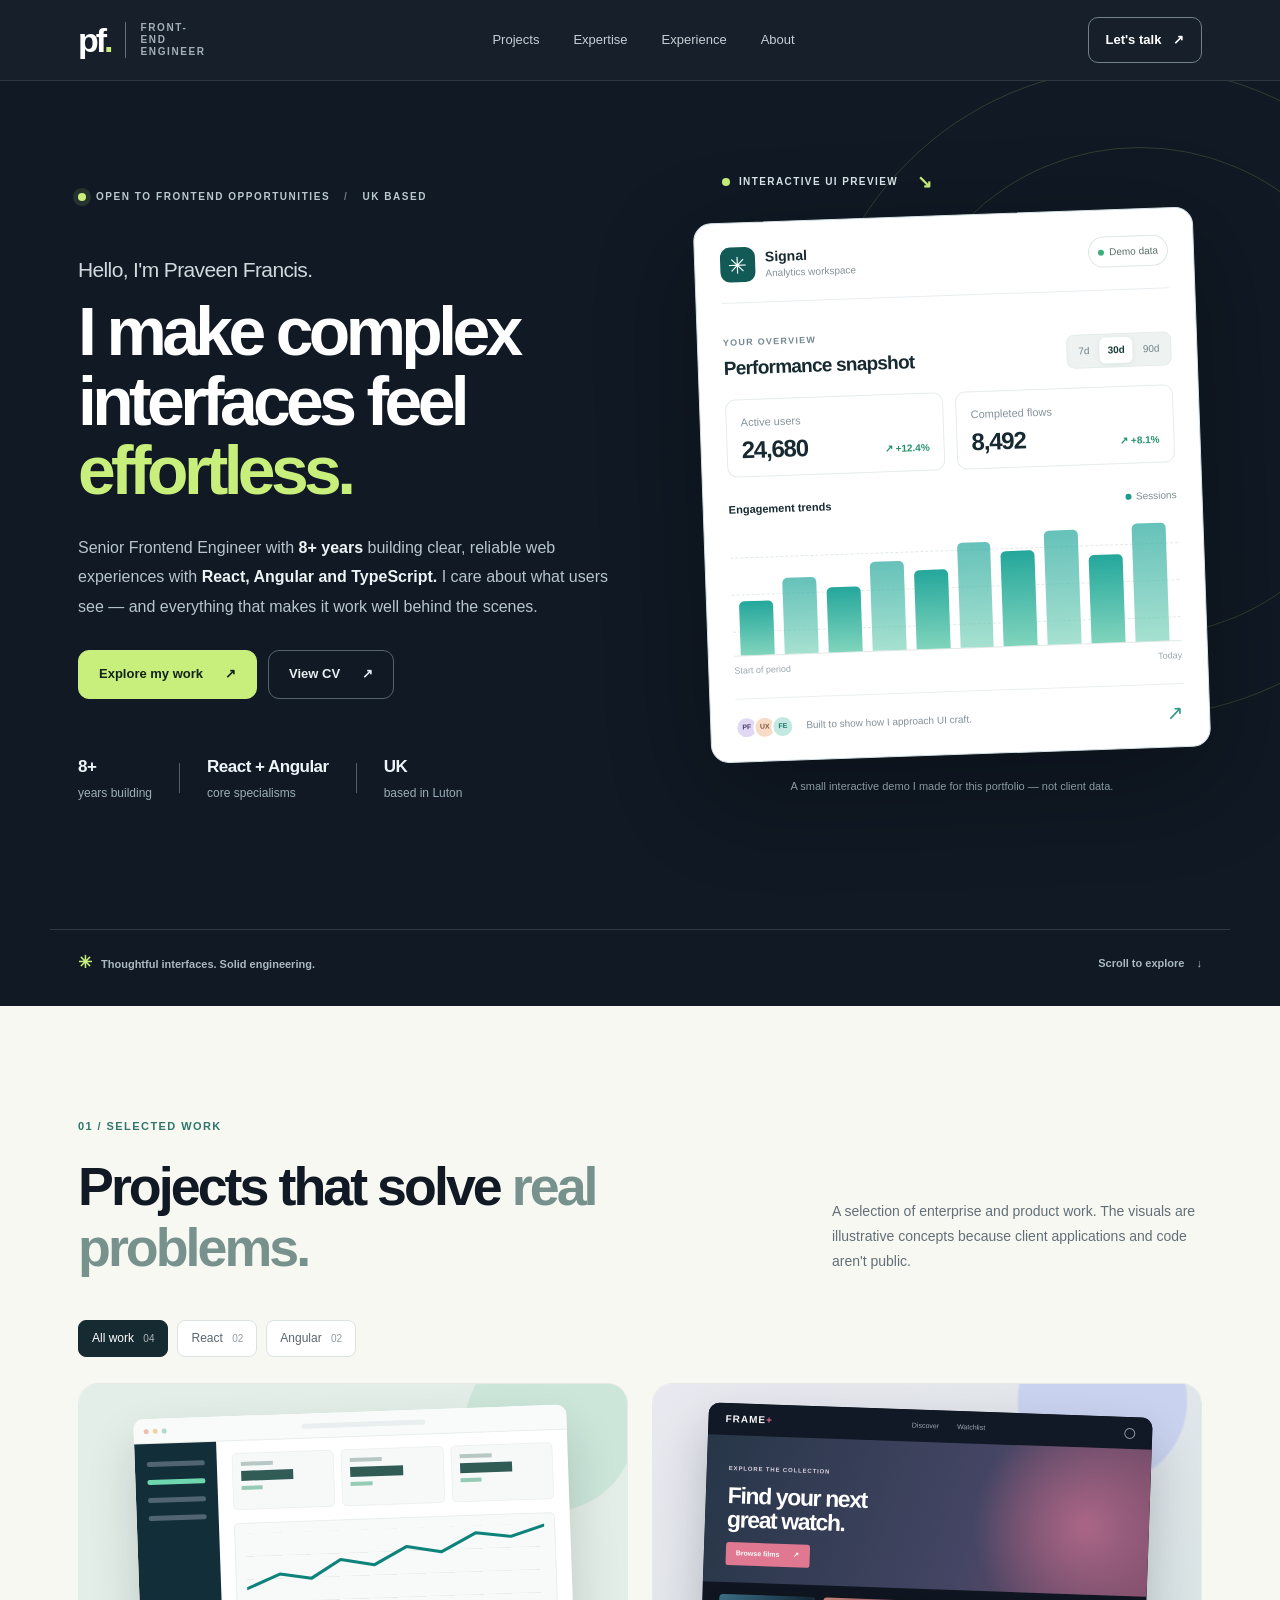
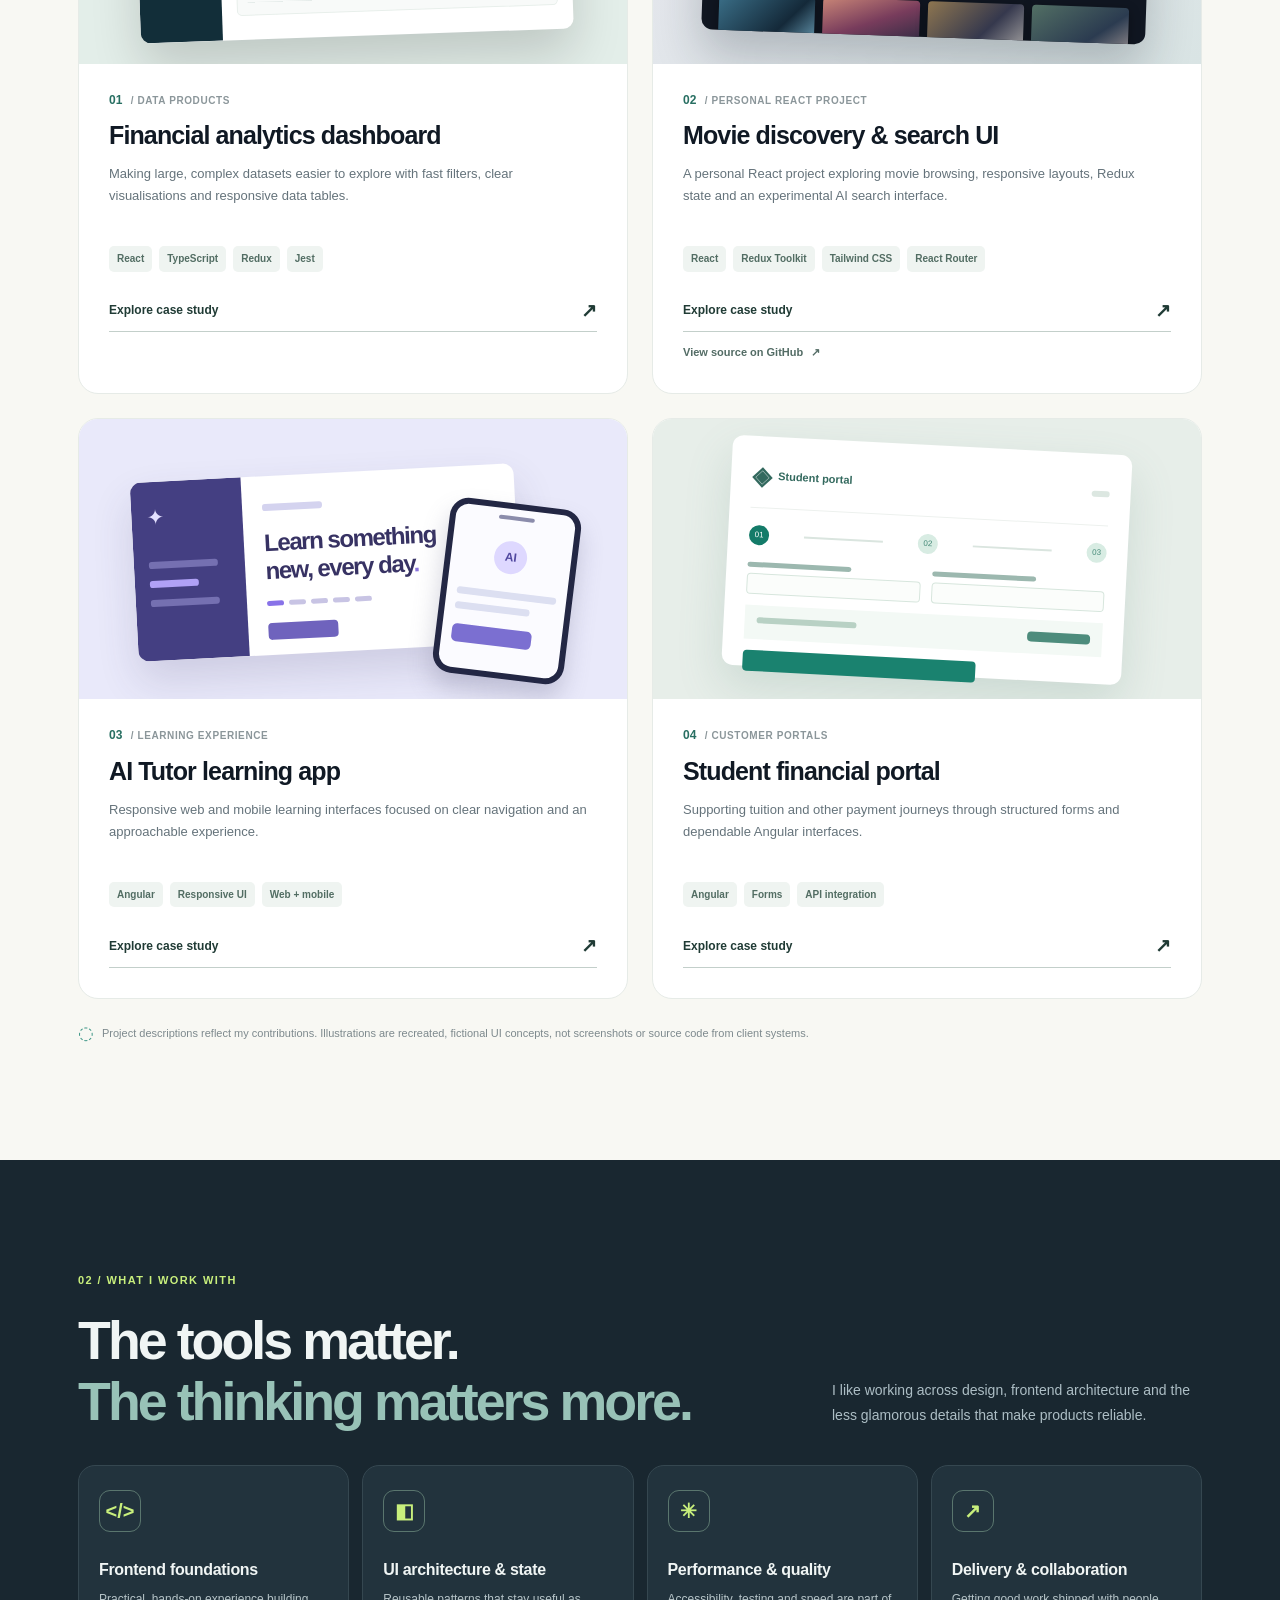
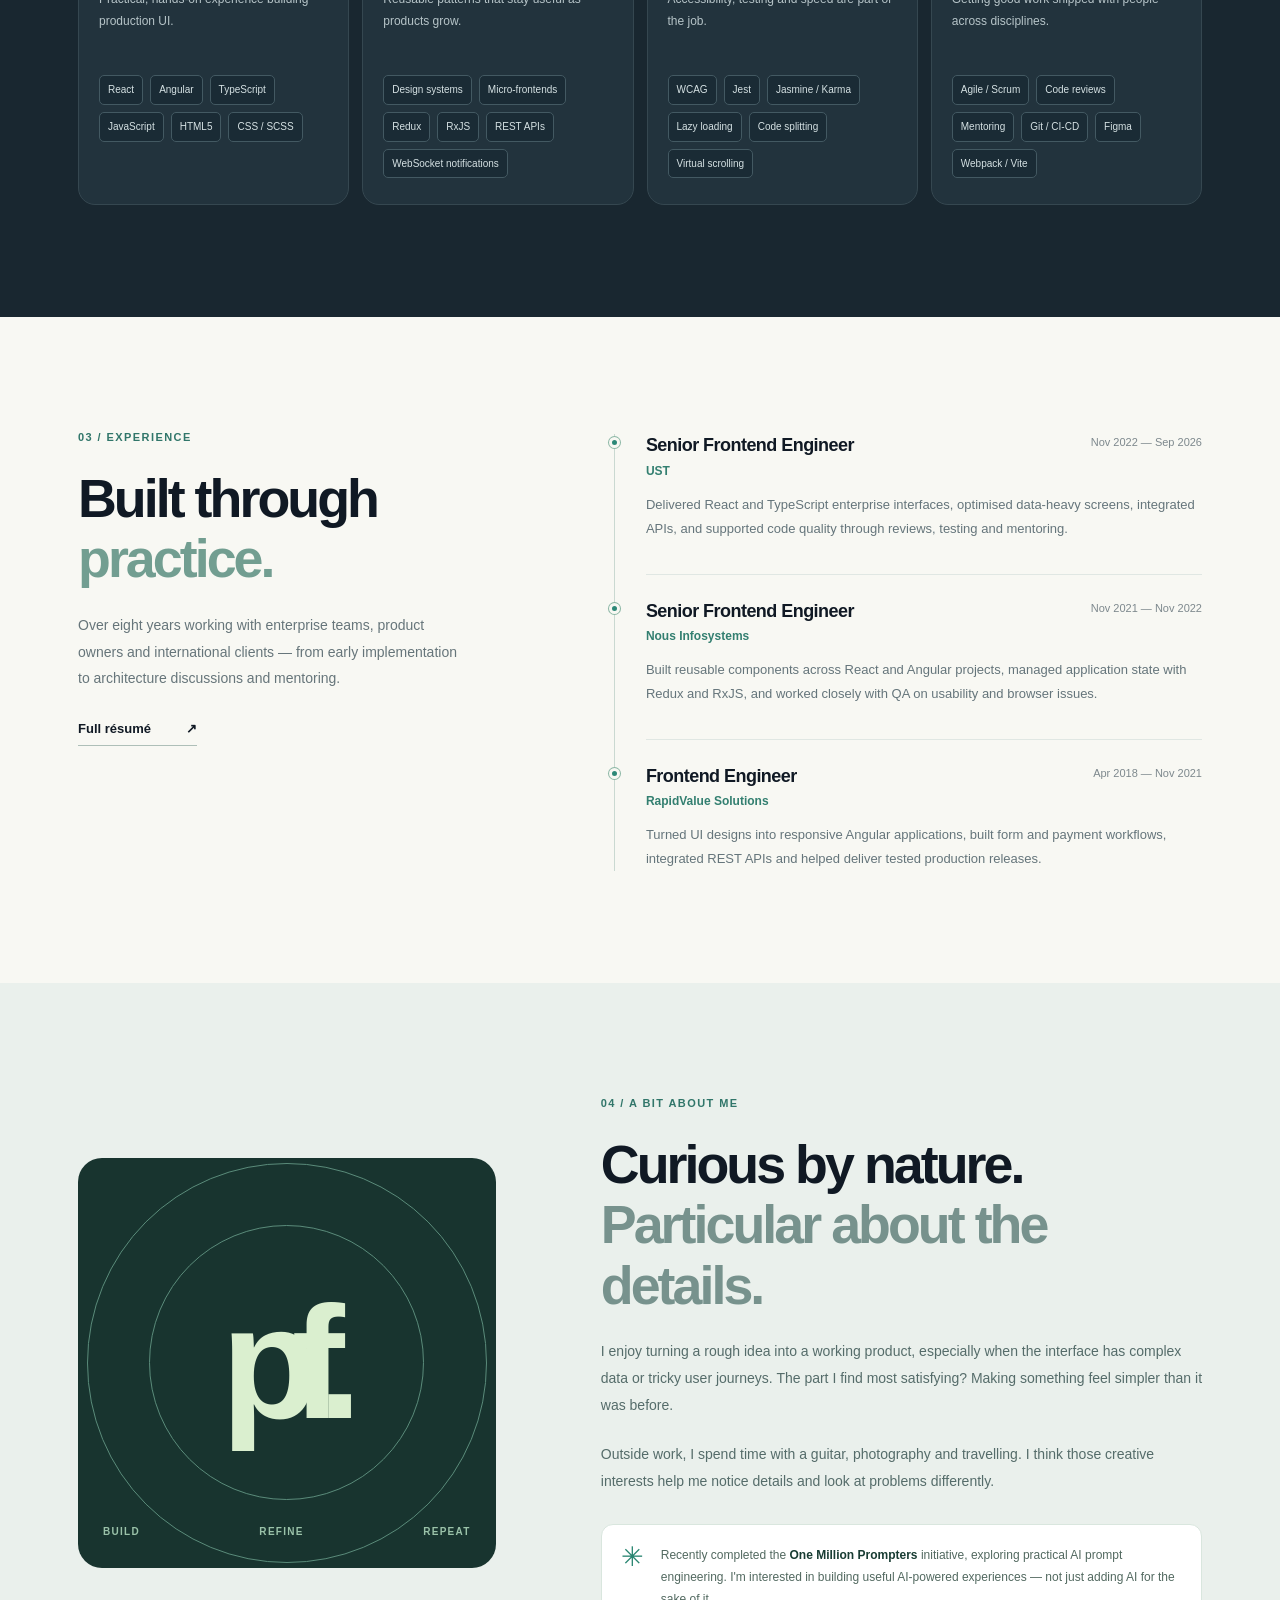
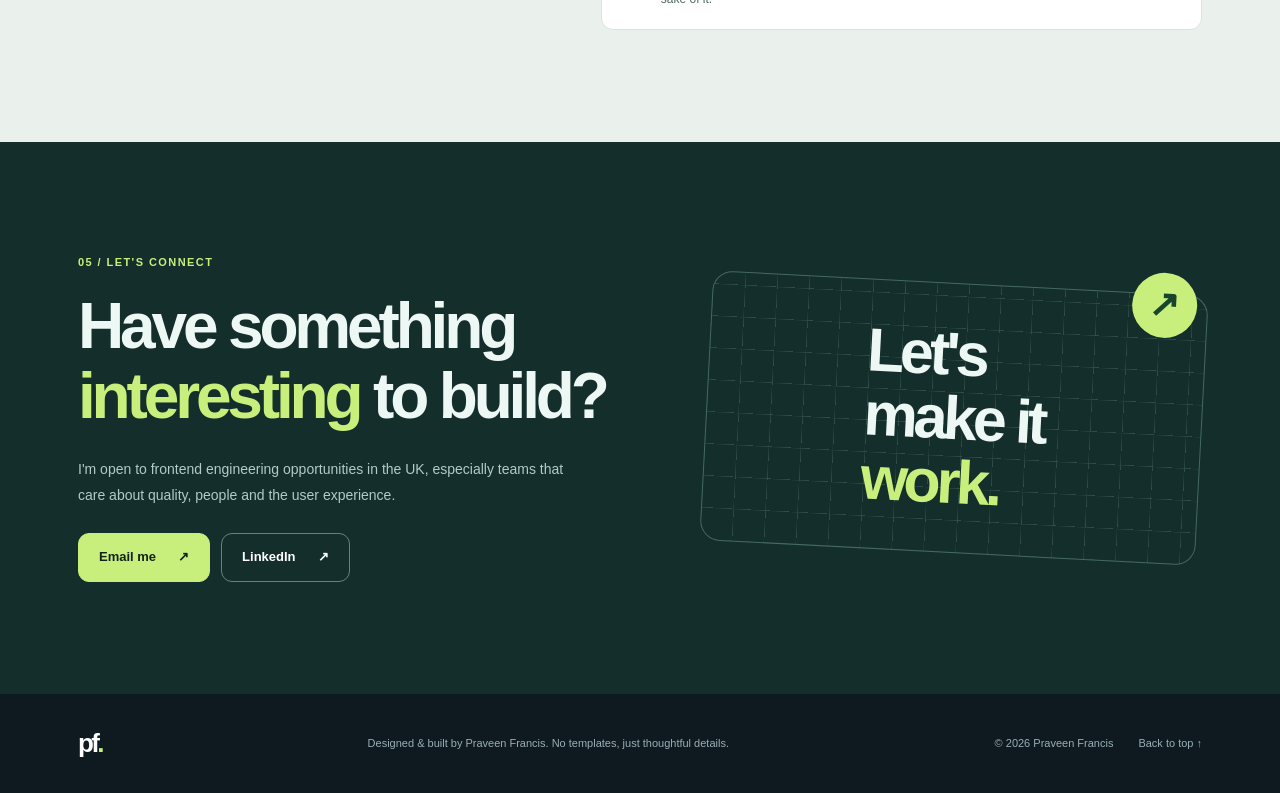
<file: index.html>
<!doctype html>
<html lang="en">
<head>
  <meta charset="utf-8">
  <meta name="viewport" content="width=device-width, initial-scale=1">
  <meta name="theme-color" content="#101924">
  <meta name="description" content="Praveen Francis is a UK-based Senior Frontend Engineer with 8+ years of experience building accessible, high-performance web applications with React, Angular and TypeScript.">
  <meta name="author" content="Praveen Francis">
  <meta property="og:type" content="website">
  <meta property="og:title" content="Praveen Francis — Senior Frontend Engineer">
  <meta property="og:description" content="Thoughtful interfaces. Solid engineering. Selected work, experience and frontend experiments.">
  <meta property="og:image" content="assets/og-image.svg">
  <meta name="color-scheme" content="light">
  <title>Praveen Francis · Senior Frontend Engineer</title>
  <link rel="icon" type="image/svg+xml" href="assets/favicon.svg">
  <link rel="stylesheet" href="assets/styles.css">
  <script defer src="assets/app.js"></script>
</head>
<body>
  <a class="skip-link" href="#main">Skip to content</a>
  <header class="site-header" id="top">
    <div class="container header-inner">
      <a class="brand" href="#top" aria-label="Praveen Francis, back to top"><span class="brand-mark">pf<span class="brand-dot">.</span></span><span class="brand-caption">front-end engineer</span></a>
      <nav class="main-nav" id="main-nav" aria-label="Main navigation">
        <a href="#work">Projects</a><a href="#expertise">Expertise</a><a href="#experience">Experience</a><a href="#about">About</a>
      </nav>
      <div class="header-actions"><a class="header-contact" href="mailto:praveenfrancis555@gmail.com">Let's talk <span aria-hidden="true">↗</span></a><button class="menu-button" id="menu-button" aria-expanded="false" aria-controls="main-nav" aria-label="Open navigation"><span></span><span></span><span></span></button></div>
    </div>
  </header>
  <main id="main">
    <section class="hero section-hero" aria-labelledby="hero-title">
      <div class="hero-grid container">
        <div class="hero-copy">
          <div class="eyebrow"><span class="availability-dot" aria-hidden="true"></span> OPEN TO FRONTEND OPPORTUNITIES <span class="eyebrow-divider">/</span> UK BASED</div>
          <p class="hero-intro">Hello, I'm Praveen Francis.</p>
          <h1 id="hero-title">I make complex interfaces feel <em>effortless.</em></h1>
          <p class="hero-lead">Senior Frontend Engineer with <strong>8+ years</strong> building clear, reliable web experiences with <strong>React, Angular and TypeScript.</strong> I care about what users see — and everything that makes it work well behind the scenes.</p>
          <div class="hero-buttons"><a href="#work" class="button button-primary">Explore my work <span aria-hidden="true">↗</span></a><a href="resume.html" class="button button-secondary">View CV <span aria-hidden="true">↗</span></a></div>
          <div class="hero-facts" aria-label="Quick facts"><div><strong>8+</strong><span>years building</span></div><span class="fact-separator" aria-hidden="true"></span><div><strong>React + Angular</strong><span>core specialisms</span></div><span class="fact-separator" aria-hidden="true"></span><div><strong>UK</strong><span>based in Luton</span></div></div>
        </div>
        <div class="hero-visual">
          <div class="decoration-orbit orbit-one" aria-hidden="true"></div><div class="decoration-orbit orbit-two" aria-hidden="true"></div>
          <div class="preview-top-tag"><span class="preview-pulse"></span> INTERACTIVE UI PREVIEW <span aria-hidden="true">↘</span></div>
          <div class="dashboard-card" aria-label="Interactive analytics dashboard demonstration using fictional sample data">
            <div class="dashboard-toolbar"><div class="dashboard-app"><span class="dashboard-app-icon" aria-hidden="true">✳</span><div><strong>Signal</strong><span>Analytics workspace</span></div></div><span class="dashboard-live"><span></span> Demo data</span></div>
            <div class="dashboard-title-row"><div><span class="dashboard-overline">YOUR OVERVIEW</span><h2>Performance snapshot</h2></div><div class="dashboard-period" role="group" aria-label="Demo data range"><button data-range="7" aria-pressed="false">7d</button><button data-range="30" aria-pressed="true">30d</button><button data-range="90" aria-pressed="false">90d</button></div></div>
            <div class="dashboard-metrics"><div><span>Active users</span><strong id="metric-users">24,680</strong><small class="trend" id="metric-users-trend">↗ +12.4%</small></div><div><span>Completed flows</span><strong id="metric-flows">8,492</strong><small class="trend" id="metric-flows-trend">↗ +8.1%</small></div></div>
            <div class="chart-header"><span>Engagement trends</span><span class="chart-legend"><i></i> Sessions</span></div>
            <div class="demo-chart" id="demo-chart" role="img" aria-label="Sample engagement bar chart for 30 days"><div class="gridline one"></div><div class="gridline two"></div><div class="gridline three"></div><div class="chart-bars" id="chart-bars"><span style="--height:44%"></span><span style="--height:62%"></span><span style="--height:53%"></span><span style="--height:73%"></span><span style="--height:65%"></span><span style="--height:86%"></span><span style="--height:78%"></span><span style="--height:93%"></span><span style="--height:72%"></span><span style="--height:96%"></span></div></div>
            <div class="chart-axis"><span>Start of period</span><span>Today</span></div>
            <div class="dashboard-foot"><div class="demo-avatar-stack" aria-hidden="true"><span>PF</span><span>UX</span><span>FE</span></div><span>Built to show how I approach UI craft.</span><span class="demo-arrow" aria-hidden="true">↗</span></div>
          </div>
          <p class="preview-disclaimer">A small interactive demo I made for this portfolio — not client data.</p>
        </div>
      </div>
      <div class="hero-bottom-bar container"><span><span class="asterisk" aria-hidden="true">✳</span> Thoughtful interfaces. Solid engineering.</span><a href="#work">Scroll to explore <span aria-hidden="true">↓</span></a></div>
    </section>

    <section class="section work-section" id="work" aria-labelledby="work-title">
      <div class="container">
        <div class="section-heading"><div><p class="section-kicker">01 / SELECTED WORK</p><h2 id="work-title">Projects that solve <span>real problems.</span></h2></div><p>A selection of enterprise and product work. The visuals are illustrative concepts because client applications and code aren't public.</p></div>
        <div class="filter-row" role="group" aria-label="Filter projects by framework"><button class="filter-button is-active" data-filter="all" aria-pressed="true">All work <span>04</span></button><button class="filter-button" data-filter="react" aria-pressed="false">React <span>02</span></button><button class="filter-button" data-filter="angular" aria-pressed="false">Angular <span>02</span></button></div>
        <div class="project-grid">
          <article class="project-card" data-stack="react"><div class="project-visual visual-analytics" aria-hidden="true"><div class="mock-window"><div class="mock-header"><i></i><i></i><i></i><span class="mock-header-line"></span></div><div class="analytics-preview"><div class="mock-sidebar"><b></b><b></b><b></b><b></b></div><div class="mock-main"><div class="mock-stat-grid"><span><i></i><strong></strong><small></small></span><span><i></i><strong></strong><small></small></span><span><i></i><strong></strong><small></small></span></div><div class="mock-graph"><div class="mock-chart-polyline"><svg viewBox="0 0 420 120" preserveAspectRatio="none"><polyline points="0,93 47,70 91,79 133,49 180,60 226,31 275,42 324,12 373,20 420,3" fill="none" stroke="#0e837b" stroke-width="5" stroke-linecap="round" stroke-linejoin="round"/></svg></div></div></div></div></div></div><div class="project-body"><div class="project-number">01 <span>/ DATA PRODUCTS</span></div><h3>Financial analytics dashboard</h3><p>Making large, complex datasets easier to explore with fast filters, clear visualisations and responsive data tables.</p><div class="project-tags"><span>React</span><span>TypeScript</span><span>Redux</span><span>Jest</span></div><button class="case-study-link" data-project="analytics" aria-label="Read case study for financial analytics dashboard">Explore case study <span aria-hidden="true">↗</span></button></div></article>
          <article class="project-card" data-stack="react">
            <div class="project-visual visual-movies" aria-hidden="true">
              <div class="movie-shell">
                <div class="movie-nav"><span class="movie-brand">FRAME<span>+</span></span><span>Discover</span><span>Watchlist</span><i></i></div>
                <div class="movie-hero">
                  <span class="movie-eyebrow">EXPLORE THE COLLECTION</span>
                  <strong>Find your next<br>great watch.</strong>
                  <div class="movie-hero-button">Browse films <span>↗</span></div>
                </div>
                <div class="movie-posters"><div class="movie-poster one"></div><div class="movie-poster two"></div><div class="movie-poster three"></div><div class="movie-poster four"></div></div>
              </div>
            </div>
            <div class="project-body">
              <div class="project-number">02 <span>/ PERSONAL REACT PROJECT</span></div>
              <h3>Movie discovery &amp; search UI</h3>
              <p>A personal React project exploring movie browsing, responsive layouts, Redux state and an experimental AI search interface.</p>
              <div class="project-tags"><span>React</span><span>Redux Toolkit</span><span>Tailwind CSS</span><span>React Router</span></div>
              <button class="case-study-link" data-project="movie" aria-label="Read case study for movie discovery and search UI">Explore case study <span aria-hidden="true">↗</span></button>
              <a class="project-code-link" href="https://github.com/PraveenFrancis/netflix-gpt" target="_blank" rel="noopener noreferrer">View source on GitHub <span aria-hidden="true">↗</span></a>
            </div>
          </article>
          <article class="project-card" data-stack="angular"><div class="project-visual visual-tutor" aria-hidden="true"><div class="tutor-laptop"><div class="tutor-side"><div class="tutor-orb">✦</div><span></span><span></span><span></span></div><div class="tutor-content"><div class="tutor-label"></div><div class="tutor-question">Learn something<br>new, every day<span>.</span></div><div class="tutor-progress"><i></i><i></i><i></i><i></i><i></i></div><div class="tutor-cta"></div></div></div><div class="tutor-phone"><span></span><b>AI</b><i></i><i></i><div></div></div></div><div class="project-body"><div class="project-number">03 <span>/ LEARNING EXPERIENCE</span></div><h3>AI Tutor learning app</h3><p>Responsive web and mobile learning interfaces focused on clear navigation and an approachable experience.</p><div class="project-tags"><span>Angular</span><span>Responsive UI</span><span>Web + mobile</span></div><button class="case-study-link" data-project="tutor" aria-label="Read case study for AI Tutor learning app">Explore case study <span aria-hidden="true">↗</span></button></div></article>
          <article class="project-card" data-stack="angular"><div class="project-visual visual-portal" aria-hidden="true"><div class="portal-card"><div class="portal-header"><span class="portal-symbol">◈</span><span>Student portal</span><i></i></div><div class="portal-step"><span>01</span><b></b><i></i><span>02</span><b></b><i></i><span>03</span></div><div class="portal-form"><div><small></small><b></b></div><div><small></small><b></b></div><div class="portal-total"><span></span><strong></strong></div><div class="portal-button"></div></div></div></div><div class="project-body"><div class="project-number">04 <span>/ CUSTOMER PORTALS</span></div><h3>Student financial portal</h3><p>Supporting tuition and other payment journeys through structured forms and dependable Angular interfaces.</p><div class="project-tags"><span>Angular</span><span>Forms</span><span>API integration</span></div><button class="case-study-link" data-project="student" aria-label="Read case study for student financial portal">Explore case study <span aria-hidden="true">↗</span></button></div></article>
        </div>
        <div class="work-caveat"><span aria-hidden="true">◌</span> Project descriptions reflect my contributions. Illustrations are recreated, fictional UI concepts, not screenshots or source code from client systems.</div>
      </div>
    </section>

    <section class="section expertise-section" id="expertise" aria-labelledby="expertise-title">
      <div class="container"><div class="section-heading section-heading-light"><div><p class="section-kicker">02 / WHAT I WORK WITH</p><h2 id="expertise-title">The tools matter.<br><span>The thinking matters more.</span></h2></div><p>I like working across design, frontend architecture and the less glamorous details that make products reliable.</p></div>
      <div class="expertise-grid"><div class="expertise-card"><div class="skill-icon">&lt;/&gt;</div><h3>Frontend foundations</h3><p>Practical, hands-on experience building production UI.</p><div class="skill-list"><span>React</span><span>Angular</span><span>TypeScript</span><span>JavaScript</span><span>HTML5</span><span>CSS / SCSS</span></div></div><div class="expertise-card"><div class="skill-icon">◧</div><h3>UI architecture & state</h3><p>Reusable patterns that stay useful as products grow.</p><div class="skill-list"><span>Design systems</span><span>Micro-frontends</span><span>Redux</span><span>RxJS</span><span>REST APIs</span><span>WebSocket notifications</span></div></div><div class="expertise-card"><div class="skill-icon">✳</div><h3>Performance & quality</h3><p>Accessibility, testing and speed are part of the job.</p><div class="skill-list"><span>WCAG</span><span>Jest</span><span>Jasmine / Karma</span><span>Lazy loading</span><span>Code splitting</span><span>Virtual scrolling</span></div></div><div class="expertise-card"><div class="skill-icon">↗</div><h3>Delivery & collaboration</h3><p>Getting good work shipped with people across disciplines.</p><div class="skill-list"><span>Agile / Scrum</span><span>Code reviews</span><span>Mentoring</span><span>Git / CI-CD</span><span>Figma</span><span>Webpack / Vite</span></div></div></div>
      </div>
    </section>

    <section class="section experience-section" id="experience" aria-labelledby="experience-title"><div class="container experience-layout"><div class="experience-aside"><p class="section-kicker">03 / EXPERIENCE</p><h2 id="experience-title">Built through <span>practice.</span></h2><p>Over eight years working with enterprise teams, product owners and international clients — from early implementation to architecture discussions and mentoring.</p><a class="text-arrow-link" href="resume.html">Full résumé <span aria-hidden="true">↗</span></a></div><div class="timeline"><article class="timeline-item"><div class="timeline-dot"></div><div class="timeline-top"><div><h3>Senior Frontend Engineer</h3><p>UST</p></div><time>Nov 2022 — Sep 2026</time></div><p>Delivered React and TypeScript enterprise interfaces, optimised data-heavy screens, integrated APIs, and supported code quality through reviews, testing and mentoring.</p></article><article class="timeline-item"><div class="timeline-dot"></div><div class="timeline-top"><div><h3>Senior Frontend Engineer</h3><p>Nous Infosystems</p></div><time>Nov 2021 — Nov 2022</time></div><p>Built reusable components across React and Angular projects, managed application state with Redux and RxJS, and worked closely with QA on usability and browser issues.</p></article><article class="timeline-item"><div class="timeline-dot"></div><div class="timeline-top"><div><h3>Frontend Engineer</h3><p>RapidValue Solutions</p></div><time>Apr 2018 — Nov 2021</time></div><p>Turned UI designs into responsive Angular applications, built form and payment workflows, integrated REST APIs and helped deliver tested production releases.</p></article></div></div></section>

    <section class="section about-section" id="about" aria-labelledby="about-title"><div class="container about-grid"><div class="about-decoration" aria-hidden="true"><div class="quote-monogram">pf.</div><div class="about-decoration-bottom"><span>BUILD</span><span>REFINE</span><span>REPEAT</span></div></div><div class="about-copy"><p class="section-kicker">04 / A BIT ABOUT ME</p><h2 id="about-title">Curious by nature.<br><span>Particular about the details.</span></h2><p>I enjoy turning a rough idea into a working product, especially when the interface has complex data or tricky user journeys. The part I find most satisfying? Making something feel simpler than it was before.</p><p>Outside work, I spend time with a guitar, photography and travelling. I think those creative interests help me notice details and look at problems differently.</p><div class="about-note"><span aria-hidden="true">✳</span><p>Recently completed the <strong>One Million Prompters</strong> initiative, exploring practical AI prompt engineering. I'm interested in building useful AI-powered experiences — not just adding AI for the sake of it.</p></div></div></div></section>

    <section class="section contact-section" id="contact" aria-labelledby="contact-title"><div class="container contact-inner"><div><p class="section-kicker">05 / LET'S CONNECT</p><h2 id="contact-title">Have something <em>interesting</em> to build?</h2><p>I'm open to frontend engineering opportunities in the UK, especially teams that care about quality, people and the user experience.</p><div class="contact-actions"><a class="button button-primary" href="mailto:praveenfrancis555@gmail.com?subject=Frontend%20engineering%20opportunity">Email me <span aria-hidden="true">↗</span></a><a class="button button-outline-light" href="https://www.linkedin.com/in/praveenfrancis-uk" target="_blank" rel="noopener noreferrer">LinkedIn <span aria-hidden="true">↗</span></a></div></div><div class="contact-illustration" aria-hidden="true"><div>Let's<br>make it<br><span>work.</span></div><span class="contact-icon">↗</span></div></div></section>
  </main>
  <footer class="site-footer"><div class="container footer-inner"><a class="footer-brand" href="#top">pf<span>.</span></a><p>Designed & built by Praveen Francis. No templates, just thoughtful details.</p><div><span>© 2026 Praveen Francis</span><a href="#top">Back to top ↑</a></div></div></footer>

  <dialog class="case-dialog" id="case-dialog" aria-labelledby="dialog-title"><div class="dialog-content"><div class="dialog-top"><span id="dialog-index">SELECTED WORK</span><button id="dialog-close" class="dialog-close" aria-label="Close case study">✕</button></div><p class="dialog-eyebrow" id="dialog-category">CASE STUDY</p><h2 id="dialog-title"></h2><p class="dialog-summary" id="dialog-summary"></p><div class="dialog-section"><h3>The challenge</h3><p id="dialog-challenge"></p></div><div class="dialog-section"><h3>My contribution</h3><p id="dialog-contribution"></p></div><div class="dialog-section"><h3>What mattered</h3><p id="dialog-takeaway"></p></div><div class="dialog-tech" id="dialog-tech"></div><p class="dialog-disclaimer">Some project details are kept high-level to respect client confidentiality. Visuals are conceptual recreations.</p></div></dialog>
</body>
</html>
</file>
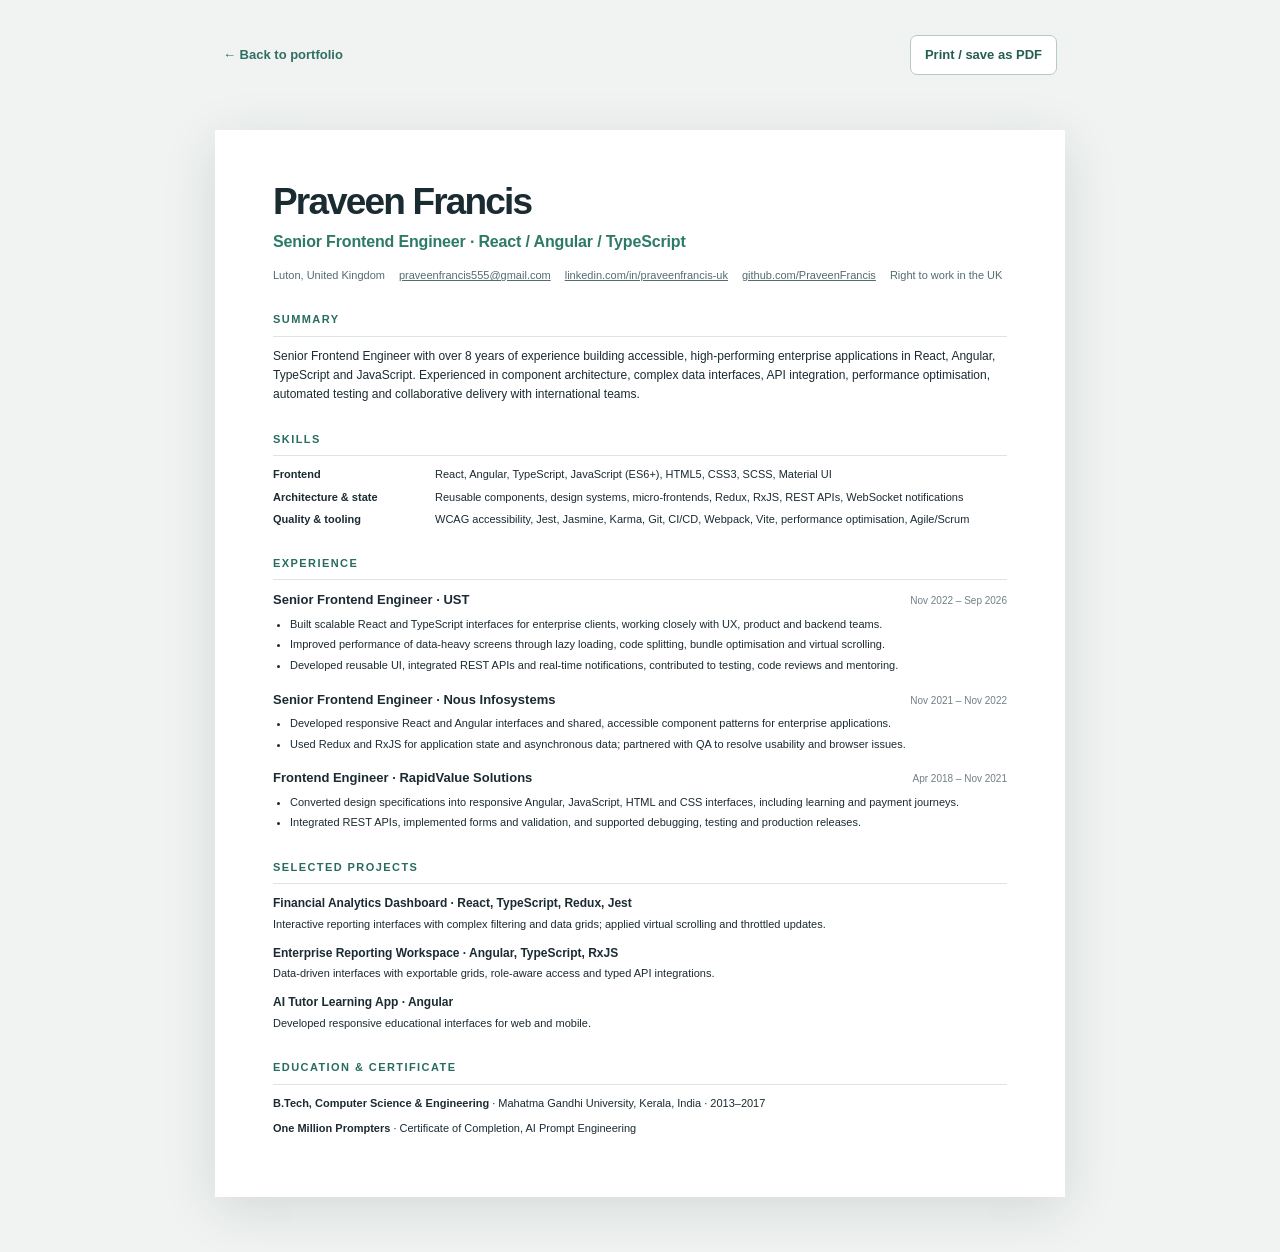
<file: resume.html>
<!doctype html>
<html lang="en"><head><meta charset="utf-8"><meta name="viewport" content="width=device-width, initial-scale=1"><meta name="description" content="Résumé of Praveen Francis, Senior Frontend Engineer specialising in React, Angular and TypeScript."><title>Résumé | Praveen Francis</title><link rel="icon" type="image/svg+xml" href="assets/favicon.svg"><link rel="stylesheet" href="assets/styles.css"><script defer src="assets/app.js"></script></head>
<body class="resume-body"><div class="resume-topbar"><a class="back-link" href="index.html">← Back to portfolio</a><button id="print-resume" type="button">Print / save as PDF</button></div>
<main class="resume-page" id="main"><header class="resume-head"><h1>Praveen Francis</h1><h2>Senior Frontend Engineer · React / Angular / TypeScript</h2><div class="resume-links"><span>Luton, United Kingdom</span><a href="mailto:praveenfrancis555@gmail.com">praveenfrancis555@gmail.com</a><a href="https://www.linkedin.com/in/praveenfrancis-uk">linkedin.com/in/praveenfrancis-uk</a><a href="https://github.com/PraveenFrancis">github.com/PraveenFrancis</a><span>Right to work in the UK</span></div></header>
<section class="resume-section"><h3>Summary</h3><p>Senior Frontend Engineer with over 8 years of experience building accessible, high-performing enterprise applications in React, Angular, TypeScript and JavaScript. Experienced in component architecture, complex data interfaces, API integration, performance optimisation, automated testing and collaborative delivery with international teams.</p></section>
<section class="resume-section"><h3>Skills</h3><div class="resume-group"><strong>Frontend</strong><span>React, Angular, TypeScript, JavaScript (ES6+), HTML5, CSS3, SCSS, Material UI</span></div><div class="resume-group"><strong>Architecture & state</strong><span>Reusable components, design systems, micro-frontends, Redux, RxJS, REST APIs, WebSocket notifications</span></div><div class="resume-group"><strong>Quality & tooling</strong><span>WCAG accessibility, Jest, Jasmine, Karma, Git, CI/CD, Webpack, Vite, performance optimisation, Agile/Scrum</span></div></section>
<section class="resume-section"><h3>Experience</h3><div class="resume-job"><div class="resume-job-heading"><h4>Senior Frontend Engineer · UST</h4><time>Nov 2022 – Sep 2026</time></div><ul><li>Built scalable React and TypeScript interfaces for enterprise clients, working closely with UX, product and backend teams.</li><li>Improved performance of data-heavy screens through lazy loading, code splitting, bundle optimisation and virtual scrolling.</li><li>Developed reusable UI, integrated REST APIs and real-time notifications, contributed to testing, code reviews and mentoring.</li></ul></div><div class="resume-job"><div class="resume-job-heading"><h4>Senior Frontend Engineer · Nous Infosystems</h4><time>Nov 2021 – Nov 2022</time></div><ul><li>Developed responsive React and Angular interfaces and shared, accessible component patterns for enterprise applications.</li><li>Used Redux and RxJS for application state and asynchronous data; partnered with QA to resolve usability and browser issues.</li></ul></div><div class="resume-job"><div class="resume-job-heading"><h4>Frontend Engineer · RapidValue Solutions</h4><time>Apr 2018 – Nov 2021</time></div><ul><li>Converted design specifications into responsive Angular, JavaScript, HTML and CSS interfaces, including learning and payment journeys.</li><li>Integrated REST APIs, implemented forms and validation, and supported debugging, testing and production releases.</li></ul></div></section>
<section class="resume-section"><h3>Selected Projects</h3><div class="resume-project"><h4>Financial Analytics Dashboard · React, TypeScript, Redux, Jest</h4><p>Interactive reporting interfaces with complex filtering and data grids; applied virtual scrolling and throttled updates.</p></div><div class="resume-project"><h4>Enterprise Reporting Workspace · Angular, TypeScript, RxJS</h4><p>Data-driven interfaces with exportable grids, role-aware access and typed API integrations.</p></div><div class="resume-project"><h4>AI Tutor Learning App · Angular</h4><p>Developed responsive educational interfaces for web and mobile.</p></div></section>
<section class="resume-section resume-edu"><h3>Education & Certificate</h3><p><strong>B.Tech, Computer Science & Engineering</strong> · Mahatma Gandhi University, Kerala, India · 2013–2017</p><p><strong>One Million Prompters</strong> · Certificate of Completion, AI Prompt Engineering</p></section></main></body></html>
</file>
<file: assets/styles.css>
/* Praveen Francis · Portfolio — no dependencies, no tracking, responsive by default */
:root{--ink:#101924;--ink-2:#1b2a37;--night:#101924;--cream:#f8f8f3;--paper:#fff;--lime:#c8ef7c;--teal:#0c817a;--muted:#63707d;--muted-light:#b9c4cb;--line:#e3e8e4;--radius:22px;--max:1180px;--shadow:0 22px 60px rgba(21,35,42,.10)}
*,*::before,*::after{box-sizing:border-box}
html{scroll-behavior:smooth;scroll-padding-top:90px}
body{margin:0;background:var(--cream);color:var(--ink);font-family:Inter,"Aptos","Segoe UI",-apple-system,BlinkMacSystemFont,sans-serif;-webkit-font-smoothing:antialiased;line-height:1.57}
a{color:inherit;text-decoration:none}
button{font:inherit;cursor:pointer}
button,a{-webkit-tap-highlight-color:transparent}
button:focus-visible,a:focus-visible{outline:3px solid #7ab99f;outline-offset:4px}
img,svg{max-width:100%}
[hidden]{display:none!important}
::selection{background:#d9ff9a;color:#13221f}
.container{max-width:var(--max);padding:0 28px;margin:0 auto}
.skip-link{position:fixed;z-index:1000;top:0;left:10px;transform:translateY(-160%);background:var(--lime);color:var(--ink);padding:10px 18px;border-radius:0 0 12px 12px;font-weight:700}.skip-link:focus{transform:translateY(0)}
.site-header{position:sticky;z-index:50;top:0;background:rgba(16,25,36,.97);border-bottom:1px solid rgba(255,255,255,.1);backdrop-filter:blur(22px)}
.header-inner{height:80px;display:flex;align-items:center;justify-content:space-between;gap:34px}
.brand{display:flex;align-items:center;gap:14px;flex-shrink:0}.brand-mark{font-size:34px;font-weight:850;letter-spacing:-3px;color:white;line-height:1}.brand-dot{color:var(--lime)}.brand-caption{font-size:10px;line-height:1.2;text-transform:uppercase;letter-spacing:.16em;font-weight:750;color:#a2afb9;padding-left:15px;border-left:1px solid #627080;max-width:75px}
.main-nav{display:flex;align-items:center;gap:34px}.main-nav a{font-size:13px;color:#c5cfd6;transition:color .2s}.main-nav a:hover{color:var(--lime)}.header-actions{display:flex;align-items:center;gap:14px}.header-contact{padding:12px 17px;border:1px solid #71808b;color:#fff;border-radius:10px;font-size:13px;font-weight:700;white-space:nowrap}.header-contact:hover{border-color:var(--lime);color:var(--lime)}.header-contact span{margin-left:8px}.menu-button{display:none;border:0;background:none;width:44px;height:42px;align-items:center;justify-content:center;flex-direction:column;gap:5px}.menu-button span{display:block;height:2px;width:22px;background:#fff;border-radius:5px}
.section-hero{position:relative;background:var(--night);color:#fff;overflow:hidden}.section-hero:before{content:"";position:absolute;inset:0;opacity:.3;background-image:radial-gradient(#50616b .7px,transparent .7px);background-size:22px 22px;mask-image:linear-gradient(100deg,transparent 0%,#000 100%);pointer-events:none}.hero-grid{position:relative;z-index:1;display:grid;grid-template-columns:1.06fr .94fr;align-items:center;gap:60px;min-height:680px;padding-top:66px;padding-bottom:90px}
.eyebrow{display:inline-flex;align-items:center;gap:10px;color:#bac9cd;font-size:10px;letter-spacing:.155em;font-weight:780}.availability-dot{width:8px;height:8px;border-radius:50%;background:var(--lime);box-shadow:0 0 0 5px rgba(200,239,124,.12)}.eyebrow-divider{margin:0 4px;color:#6c7a80}
.hero-intro{margin:46px 0 10px;font-size:21px;letter-spacing:-.03em;color:#d1d9dd}.hero h1{margin:0;max-width:680px;font-size:clamp(46px,5.3vw,76px);line-height:1.025;letter-spacing:-.068em;font-weight:790}.hero h1 em{font-style:normal;color:var(--lime)}.hero-lead{max-width:550px;color:#b7c5cd;font-size:16px;line-height:1.85;margin:27px 0 28px}.hero-lead strong{color:#edf4f5;font-weight:680}.hero-buttons,.contact-actions{display:flex;gap:11px;flex-wrap:wrap}.button{display:inline-flex;align-items:center;justify-content:center;min-height:49px;padding:13px 20px;border-radius:11px;font-size:13px;line-height:1.4;font-weight:750;gap:22px;transition:transform .2s,border-color .2s,background .2s}.button:hover{transform:translateY(-2px)}.button-primary{background:var(--lime);color:#142319;border:1px solid var(--lime)}.button-primary:hover{background:#d9f8a6}.button-secondary{background:transparent;color:#e8eef1;border:1px solid #55636c}.button-secondary:hover{border-color:var(--lime)}
.hero-facts{display:flex;gap:27px;align-items:center;margin-top:55px}.hero-facts>div{display:flex;gap:4px;flex-direction:column}.hero-facts strong{font-size:17px;font-weight:800;letter-spacing:-.03em;color:#eef5f8}.hero-facts span:not(.fact-separator){font-size:12px;color:#9caeb7}.fact-separator{width:1px;height:30px;background:#51606b}
.hero-visual{position:relative;padding:68px 0 44px}.decoration-orbit{position:absolute;border:1px solid rgba(200,239,124,.17);border-radius:50%;pointer-events:none}.orbit-one{height:650px;width:650px;top:-80px;right:-260px}.orbit-two{height:490px;width:490px;top:0;right:-183px}.preview-top-tag{position:absolute;top:21px;left:20px;display:flex;align-items:center;gap:9px;font-size:10px;font-weight:800;letter-spacing:.14em;color:#dbe7e9}.preview-top-tag>span:last-child{margin-left:10px;font-size:18px;color:var(--lime)}.preview-pulse{width:8px;height:8px;border-radius:50%;background:var(--lime)}
.dashboard-card{position:relative;z-index:2;transform:rotate(-2deg);transition:transform .4s;max-width:540px;background:#fff;color:#172a32;border:1px solid #d5e2e7;padding:24px 25px 18px;border-radius:18px;box-shadow:0 30px 100px rgba(0,0,0,.32)}.dashboard-card:hover{transform:rotate(0)}.dashboard-toolbar{display:flex;align-items:center;justify-content:space-between;padding-bottom:20px;border-bottom:1px solid #e9edf0}.dashboard-app{display:flex;align-items:center;gap:10px}.dashboard-app-icon{display:grid;place-items:center;background:#125a55;color:#fff;width:35px;height:35px;border-radius:10px;font-size:23px}.dashboard-app div{display:flex;flex-direction:column;line-height:1.35}.dashboard-app strong{font-size:14px}.dashboard-app div span{font-size:10px;color:#839096}.dashboard-live{display:flex;gap:5px;align-items:center;padding:7px 9px;border:1px solid #dfe7e3;border-radius:20px;font-size:10px;color:#587069;white-space:nowrap}.dashboard-live span{width:6px;height:6px;border-radius:50%;background:#39af7d}.dashboard-title-row{display:flex;align-items:flex-end;justify-content:space-between;gap:12px;margin:24px 0 19px}.dashboard-overline{color:#758791;letter-spacing:.14em;font-weight:780;font-size:9px}.dashboard-title-row h2{font-size:19px;letter-spacing:-.04em;margin:5px 0 0;line-height:1.2}.dashboard-period{background:#eef3f2;border:1px solid #e4ece9;border-radius:8px;padding:3px;display:flex;gap:2px}.dashboard-period button{border:0;background:transparent;border-radius:6px;padding:5px 8px;font-size:10px;color:#71818a}.dashboard-period button[aria-pressed=true]{background:#fff;color:#173d39;font-weight:780;box-shadow:0 1px 5px #d7e1dc}.dashboard-metrics{display:grid;grid-template-columns:1fr 1fr;gap:12px}.dashboard-metrics>div{padding:14px;border:1px solid #e6ebed;border-radius:10px;display:grid;grid-template-columns:1fr auto;align-items:end}.dashboard-metrics span{grid-column:1/-1;color:#84939a;font-size:11px;margin-bottom:7px}.dashboard-metrics strong{font-size:24px;font-weight:760;letter-spacing:-.05em;line-height:1}.dashboard-metrics small{font-size:10px;font-weight:740;margin-left:5px}.trend{color:#23956b}.chart-header{display:flex;justify-content:space-between;align-items:center;margin-top:24px;font-size:11px;font-weight:750}.chart-legend{font-size:10px;color:#7e8c91;font-weight:500;display:flex;align-items:center;gap:5px}.chart-legend i{width:6px;height:6px;background:#1c9c90;border-radius:50%;display:block}.demo-chart{height:124px;margin-top:14px;position:relative;border-bottom:1px solid #e2e9e7}.gridline{position:absolute;left:0;right:0;border-top:1px dashed #e2e9e9}.gridline.one{top:20%}.gridline.two{top:50%}.gridline.three{top:80%}.chart-bars{display:flex;align-items:flex-end;gap:10px;position:absolute;inset:0 12px 0 7px}.chart-bars span{height:var(--height);flex:1;background:linear-gradient(180deg,#24a79c,#80d4bc);border-radius:5px 5px 0 0;transition:height .3s}.chart-bars span:nth-child(2n){opacity:.7}.chart-axis{display:flex;justify-content:space-between;color:#9aa6ac;font-size:9px;margin-top:7px}.dashboard-foot{display:flex;align-items:center;gap:12px;margin-top:20px;padding-top:13px;border-top:1px solid #ebeff0;font-size:10px;color:#829098}.demo-avatar-stack{display:flex;margin-left:4px}.demo-avatar-stack span{width:23px;height:23px;display:grid;place-items:center;margin-left:-5px;border:2px solid white;border-radius:50%;background:#e1d8f4;color:#4a4071;font-size:7px;font-weight:800}.demo-avatar-stack span:nth-child(2){background:#f6dbc7;color:#885c3c}.demo-avatar-stack span:nth-child(3){background:#c4e9e2;color:#1c776c}.demo-arrow{margin-left:auto;color:#319785;font-size:20px}.preview-disclaimer{position:relative;z-index:2;text-align:center;color:#8999a2;margin:23px auto 0;font-size:11px}
.hero-bottom-bar{position:relative;z-index:1;display:flex;justify-content:space-between;align-items:center;padding-bottom:29px;border-top:1px solid rgba(255,255,255,.13);padding-top:20px;color:#aab8bf;font-size:11px;font-weight:650}.hero-bottom-bar a:hover{color:var(--lime)}.asterisk{color:var(--lime);font-size:17px;margin-right:6px}.hero-bottom-bar a span{margin-left:9px}
.section{padding:112px 0}.section-kicker{font-size:11px;letter-spacing:.13em;font-weight:830;color:#31766a;margin:0 0 21px;text-transform:uppercase}.section-heading{display:flex;justify-content:space-between;align-items:end;gap:38px;margin-bottom:34px}.section-heading h2,.experience-aside h2,.about-copy h2{font-size:clamp(34px,4.2vw,55px);line-height:1.13;letter-spacing:-.055em;margin:0;font-weight:760}.section-heading h2 span,.experience-aside h2 span,.about-copy h2 span{color:#77928d}.section-heading>p{max-width:370px;color:#626f77;font-size:14px;line-height:1.8;margin:0 0 3px}
.filter-row{display:flex;gap:9px;padding:8px 0 26px}.filter-button{font-size:12px;padding:8px 13px;border:1px solid #dce3e1;border-radius:8px;color:#59666e;background:#fff}.filter-button span{font-size:10px;opacity:.65;margin-left:6px}.filter-button:hover{border-color:#88b1a4}.filter-button.is-active{background:#162a31;color:#fff;border-color:#162a31}
.project-grid{display:grid;grid-template-columns:1fr 1fr;gap:24px}.project-card{background:#fff;border:1px solid #e6ebe7;border-radius:20px;overflow:hidden;transition:box-shadow .2s,transform .2s}.project-card:hover{transform:translateY(-4px);box-shadow:var(--shadow)}.project-visual{height:280px;position:relative;overflow:hidden;display:flex;align-items:center;justify-content:center}.project-body{padding:27px 30px 30px}.project-number{font-weight:800;color:#286f62;font-size:12px}.project-number span{color:#8b969a;font-weight:650;font-size:10px;letter-spacing:.06em;margin-left:5px}.project-body h3{font-size:25px;letter-spacing:-.035em;line-height:1.18;margin:12px 0}.project-body p{font-size:13px;line-height:1.7;color:#65737b;min-height:66px;max-width:480px;margin:0 0 17px}.project-tags,.dialog-tech{display:flex;flex-wrap:wrap;gap:7px}.project-tags span{font-size:10px;font-weight:700;background:#eff4f1;color:#526d63;padding:5px 8px;border-radius:5px}.case-study-link{border:0;background:transparent;border-bottom:1px solid #c3cfca;padding:0 0 6px;color:#203b35;font-size:12px;font-weight:790;margin-top:24px;display:flex;align-items:center;justify-content:space-between;width:100%}.case-study-link span{font-size:19px}.case-study-link:hover{color:#157e71;border-color:#157e71}.work-caveat{font-size:11px;color:#7d898d;display:flex;gap:8px;align-items:center;margin-top:20px}.work-caveat span{font-size:18px;color:#3f9787}
.mock-window{width:79%;height:80%;background:#fff;border-radius:10px;box-shadow:0 25px 50px rgba(0,0,0,.16);transform:rotate(-2deg);overflow:hidden}.mock-header{height:25px;background:#f9fbfa;border-bottom:1px solid #e8eeeb;display:flex;align-items:center;gap:4px;padding:0 10px}.mock-header i{width:5px;height:5px;border-radius:50%;background:#d8dfde}.mock-header i:nth-child(1){background:#f1bbb2}.mock-header i:nth-child(2){background:#efd6a1}.mock-header i:nth-child(3){background:#b0d9c8}.mock-header-line{width:30%;height:5px;border-radius:3px;background:#e8efee;margin:auto}.visual-analytics{background:#e3eee9;background-image:radial-gradient(circle at 86% 15%,#cce6da 0 16%,transparent 16.3%)}.analytics-preview{height:calc(100% - 25px);display:flex}.mock-sidebar{width:19%;background:#122e39;display:flex;flex-direction:column;gap:13px;padding:18px 12px}.mock-sidebar b{width:100%;height:5px;border-radius:5px;background:#506571}.mock-sidebar b:nth-child(2){background:#6fd7af}.mock-main{padding:12px 15px;flex:1;min-width:0}.mock-stat-grid{display:grid;grid-template-columns:repeat(3,1fr);gap:7px}.mock-stat-grid span{height:57px;background:#f6f9f8;border:1px solid #edf1ef;border-radius:5px;padding:8px;display:flex;flex-direction:column;gap:5px}.mock-stat-grid i{width:38%;height:4px;background:#b6c7c4}.mock-stat-grid strong{width:62%;height:10px;background:#315c56}.mock-stat-grid small{width:25%;height:4px;background:#95cab5}.mock-graph{margin-top:13px;background:#f8faf9;border:1px solid #e8efeb;height:93px;border-radius:5px;display:flex;align-items:center;padding:10px}.mock-chart-polyline{width:100%;height:100%;background:repeating-linear-gradient(180deg,transparent 0,transparent 22px,#e4ebe9 23px);display:flex;align-items:center}.mock-chart-polyline svg{width:100%;height:100%}
.visual-reporting{background:#e7e8f3;background-image:radial-gradient(circle at 9% 85%,#c6cee9 0 20%,transparent 20.5%)}.visual-reporting .mock-window{transform:rotate(2deg)}.report-preview{padding:18px}.report-heading{display:flex;justify-content:space-between;align-items:center}.report-heading b{width:40%;height:10px;background:#33406a;border-radius:5px}.report-heading span{width:15%;height:16px;border-radius:3px;background:#5b64a5}.report-tabs{display:flex;gap:8px;margin-top:18px;margin-bottom:9px}.report-tabs b{height:6px;width:40px;background:#dee3ee;border-radius:3px}.report-tabs b:first-child{background:#6c70ba}.report-rows{border:1px solid #edf0f2}.report-rows>div{display:flex;gap:12px;align-items:center;height:24px;border-bottom:1px solid #edf0f2;padding:6px}.report-rows i{height:10px;width:10px;border-radius:2px;background:#b0b5db}.report-rows b{height:5px;width:40%;background:#a1afbe;border-radius:2px}.report-rows span{height:5px;width:24%;background:#dae0e9;border-radius:2px}.report-rows em{margin-left:auto;height:10px;width:20%;background:#cce2d9;border-radius:5px}
.visual-tutor{background:#e9e9fa}.tutor-laptop{position:absolute;left:10%;top:19%;width:70%;height:64%;border-radius:11px;background:#fff;box-shadow:0 20px 40px rgba(60,56,108,.16);display:flex;overflow:hidden;transform:rotate(-3deg)}.tutor-side{background:#443f82;width:29%;padding:20px 15px;display:flex;flex-direction:column;gap:12px}.tutor-orb{font-size:21px;color:#e3e0ff;margin-bottom:15px}.tutor-side span{height:7px;width:85%;border-radius:3px;background:#7570b1}.tutor-side span:nth-child(3){width:60%;background:#b0a1f6}.tutor-content{padding:28px 20px}.tutor-label{width:60px;height:7px;border-radius:3px;background:#d4d3ef;margin-bottom:18px}.tutor-question{font-size:24px;line-height:1.17;letter-spacing:-.06em;font-weight:800;color:#373263}.tutor-question span{color:#8c75dd}.tutor-progress{display:flex;gap:5px;margin-top:16px}.tutor-progress i{height:5px;width:17px;background:#c8c4e4;border-radius:3px}.tutor-progress i:first-child{background:#8872e8}.tutor-cta{background:#6f63bd;height:17px;width:70px;border-radius:4px;margin-top:17px}.tutor-phone{position:absolute;bottom:7%;right:10%;height:63%;width:24%;border:6px solid #232744;border-radius:19px;background:#fbfbff;box-shadow:0 15px 24px #696a8b4d;transform:rotate(7deg);padding:24px 10px}.tutor-phone>span{position:absolute;top:7px;left:36%;height:4px;width:30%;background:#8b8cab;border-radius:9px}.tutor-phone b{display:grid;place-items:center;background:#ded8ff;color:#5148a0;border-radius:50%;width:33px;height:33px;font-size:12px;margin:8px auto 18px}.tutor-phone i{display:block;height:7px;background:#dcdff1;border-radius:3px;margin:8px 0}.tutor-phone i:nth-of-type(2){width:75%}.tutor-phone div{background:#7b6fd1;width:80%;height:18px;border-radius:5px;margin-top:15px}
.visual-portal{background:#e7eee9}.portal-card{width:73%;height:82%;background:white;border-radius:11px;box-shadow:0 20px 45px #5e8d7c33;transform:rotate(3deg);padding:20px 21px}.portal-header{display:flex;align-items:center;font-size:11px;font-weight:760;color:#33695e;gap:7px;padding-bottom:12px;border-bottom:1px solid #edf1ee}.portal-symbol{font-size:25px}.portal-header i{width:18px;height:6px;border-radius:3px;background:#dce7e1;margin-left:auto}.portal-step{display:flex;align-items:center;justify-content:space-between;margin:17px 0}.portal-step span{display:grid;place-items:center;height:20px;width:20px;background:#d8ece3;color:#448977;font-size:8px;border-radius:50%}.portal-step span:first-child{background:#147b69;color:#fff}.portal-step b{height:2px;width:22%;background:#dae5df}.portal-step i{display:none}.portal-form{display:grid;grid-template-columns:1fr 1fr;gap:11px}.portal-form>div:not(.portal-total):not(.portal-button){display:flex;flex-direction:column;gap:6px}.portal-form small{width:60%;height:5px;border-radius:3px;background:#9cb8af}.portal-form b{height:21px;border:1px solid #d7e6dd;border-radius:4px;background:#fbfdfb}.portal-total{grid-column:1/-1;background:#f3f9f5;padding:12px;display:flex;justify-content:space-between}.portal-total span{background:#b8d1c4;width:30%;height:6px;border-radius:4px}.portal-total strong{background:#4d8c7c;width:19%;height:10px;border-radius:4px}.portal-button{background:#1a826f;height:21px;width:65%;border-radius:4px;grid-column:1/-1}
.expertise-section{background:#192730;color:#f0f5f4}.section-heading-light .section-kicker{color:#c8ef7c}.section-heading-light h2 span{color:#98c2b7}.section-heading-light>p{color:#adbec5}.expertise-grid{display:grid;grid-template-columns:repeat(4,1fr);gap:13px}.expertise-card{background:#22333d;border:1px solid #354750;border-radius:17px;padding:24px 20px 25px;min-height:340px}.skill-icon{height:42px;width:42px;display:grid;place-items:center;border:1px solid #5a766e;color:var(--lime);border-radius:11px;font-size:20px;font-weight:800}.expertise-card h3{font-size:16px;letter-spacing:-.02em;margin:25px 0 7px}.expertise-card p{font-size:12px;color:#b6c4c8;margin:0 0 20px;line-height:1.8;min-height:66px}.skill-list{display:flex;flex-wrap:wrap;gap:7px}.skill-list span{border:1px solid #435962;background:#1a2b35;padding:6px 8px;border-radius:5px;font-size:10px;color:#d5e1e3}
.experience-layout{display:grid;grid-template-columns:.84fr 1.16fr;gap:110px}.experience-aside h2 span{color:#729e91}.experience-aside>p:not(.section-kicker){margin:23px 0;font-size:14px;color:#66757a;line-height:1.9;max-width:380px}.text-arrow-link{font-size:13px;font-weight:800;display:inline-flex;gap:35px;border-bottom:1px solid #aebfb8;padding-bottom:6px}.text-arrow-link:hover{color:#147e71}.timeline{position:relative;border-left:1px solid #cad9d1;padding-left:31px;margin-top:5px}.timeline-item{position:relative;padding-bottom:33px;margin-bottom:25px;border-bottom:1px solid #e0e7e3}.timeline-item:last-child{padding-bottom:0;border-bottom:0;margin-bottom:0}.timeline-dot{position:absolute;top:3px;left:-37px;width:11px;height:11px;background:#2c8877;border:3px solid var(--cream);border-radius:50%;box-shadow:0 0 0 1px #8cb7a5}.timeline-top{display:flex;justify-content:space-between;gap:18px}.timeline-top h3{font-size:18px;letter-spacing:-.03em;line-height:1.3;margin:0 0 4px}.timeline-top p{color:#337f70;font-size:12px;font-weight:750;margin:0}.timeline-top time{font-size:11px;color:#7d888d;white-space:nowrap}.timeline-item>p{color:#65757b;font-size:13px;line-height:1.85;margin:12px 0 0}
.about-section{background:#eaf0ec}.about-grid{display:grid;grid-template-columns:.82fr 1.18fr;gap:105px;align-items:center}.about-decoration{height:410px;background:#18342f;border-radius:24px;position:relative;display:flex;align-items:center;justify-content:center;overflow:hidden}.about-decoration:before{content:"";position:absolute;width:400px;height:400px;border:1px solid #5a8b7a;border-radius:50%}.about-decoration:after{content:"";position:absolute;width:275px;height:275px;border:1px solid #5a8b7a;border-radius:50%}.quote-monogram{position:relative;z-index:2;font-size:160px;letter-spacing:-.17em;padding-right:18px;color:#daefcf;font-weight:900;line-height:1}.about-decoration-bottom{position:absolute;z-index:2;bottom:28px;left:25px;right:25px;display:flex;justify-content:space-between;color:#9ac2a9;font-size:10px;letter-spacing:.13em;font-weight:800}.about-copy>p:not(.section-kicker){font-size:14px;line-height:1.94;color:#556c6a;margin:22px 0}.about-note{margin-top:28px;display:flex;gap:17px;background:#fff;padding:19px;border-radius:12px;border:1px solid #d9e6de}.about-note>span{font-size:27px;color:#298571;line-height:1}.about-note p{font-size:12px;line-height:1.85;margin:0;color:#526960}.about-note strong{color:#183c33}
.contact-section{background:#142e2c;color:#edf7f3;overflow:hidden}.contact-inner{display:grid;grid-template-columns:1.05fr .95fr;gap:80px;align-items:center}.contact-inner .section-kicker{color:var(--lime)}.contact-inner h2{font-size:clamp(38px,5vw,70px);line-height:1.09;letter-spacing:-.065em;margin:0;max-width:630px}.contact-inner h2 em{color:var(--lime);font-style:normal}.contact-inner p:not(.section-kicker){max-width:490px;color:#b2cbc5;font-size:14px;line-height:1.9;margin:24px 0}.button-outline-light{color:white;border:1px solid #63847d}.button-outline-light:hover{border-color:var(--lime)}.contact-illustration{position:relative;height:270px;border:1px solid #446961;border-radius:20px;background:repeating-linear-gradient(0deg,transparent,transparent 31px,#31514b 32px),repeating-linear-gradient(90deg,transparent,transparent 31px,#31514b 32px);transform:rotate(3deg);display:flex;align-items:center;justify-content:center}.contact-illustration>div{font-size:61px;letter-spacing:-.07em;line-height:1.05;font-weight:800}.contact-illustration>div span{color:var(--lime)}.contact-icon{position:absolute;top:-22px;right:10px;display:grid;place-items:center;border-radius:50%;width:65px;height:65px;background:var(--lime);color:#19452d;font-size:37px;font-weight:600}
.site-footer{background:#0e1a20;color:#9aaeb5;padding:29px 0}.footer-inner{display:flex;align-items:center;justify-content:space-between;gap:25px}.footer-brand{font-size:26px;font-weight:900;letter-spacing:-.1em;color:#fff}.footer-brand span{color:var(--lime)}.footer-inner p{margin:0;font-size:11px}.footer-inner>div{display:flex;gap:25px;font-size:11px}.footer-inner a:hover{color:var(--lime)}
.case-dialog{padding:0;border:0;border-radius:21px;width:min(580px,calc(100% - 36px));max-height:min(85vh,800px);box-shadow:0 30px 110px #05101885}.case-dialog::backdrop{background:rgba(6,15,22,.75);backdrop-filter:blur(5px)}.dialog-content{padding:29px 33px 34px;overflow:auto}.dialog-top{display:flex;justify-content:space-between;align-items:center;color:#808e91;font-size:11px;letter-spacing:.13em;font-weight:750}.dialog-close{width:33px;height:33px;border-radius:50%;border:1px solid #d9e1df;background:#f5f8f6;color:#304d45}.dialog-eyebrow{color:#287d6d;font-size:11px;font-weight:800;letter-spacing:.12em;margin-top:32px}.dialog-content h2{font-size:38px;line-height:1.15;letter-spacing:-.06em;margin:9px 0 14px}.dialog-summary{font-size:16px;line-height:1.7;color:#65747a;margin:0 0 20px}.dialog-section{padding:14px 0;border-top:1px solid #e5ebe8}.dialog-section h3{font-size:13px;letter-spacing:-.01em;margin:0 0 8px}.dialog-section p{font-size:13px;color:#596d70;line-height:1.8;margin:0}.dialog-tech{margin:18px 0}.dialog-tech span{border:1px solid #c8dbd3;border-radius:5px;padding:6px 8px;color:#276e61;background:#f3faf6;font-size:11px;font-weight:700}.dialog-disclaimer{font-size:11px;color:#899899;line-height:1.7}
/* Résumé page — clean, printable, and intentionally more restrained than the homepage. */
.resume-body{background:#f0f3f1}.resume-page{max-width:850px;margin:55px auto;background:#fff;box-shadow:0 12px 50px #192b2920;padding:51px 58px;color:#1b2b32}.resume-topbar{display:flex;justify-content:space-between;align-items:center;max-width:850px;margin:35px auto 0;padding:0 8px;font-size:13px}.resume-topbar .back-link{font-weight:700;color:#326f63}.resume-topbar button{padding:9px 14px;border:1px solid #b4cbc1;border-radius:7px;background:white;color:#255e50;font-weight:700}.resume-head h1{font-size:37px;line-height:1.15;letter-spacing:-.05em;margin:0}.resume-head h2{font-size:16px;color:#2d7a66;font-weight:700;margin:5px 0 13px;letter-spacing:-.01em}.resume-links{font-size:11px;color:#536b6f;display:flex;flex-wrap:wrap;gap:7px 14px}.resume-links a{text-decoration:underline}.resume-section{margin-top:27px}.resume-section h3{text-transform:uppercase;letter-spacing:.13em;color:#276c5e;font-size:11px;font-weight:850;margin:0 0 10px;border-bottom:1px solid #dce6de;padding-bottom:7px}.resume-section p{font-size:12px;line-height:1.6;margin:0 0 8px}.resume-group{display:flex;gap:12px;margin:5px 0}.resume-group strong{width:150px;flex:none;font-size:11px}.resume-group span{font-size:11px;line-height:1.55}.resume-job{margin-bottom:15px}.resume-job-heading{display:flex;justify-content:space-between;align-items:baseline;gap:12px}.resume-job-heading h4{font-size:13px;margin:0}.resume-job-heading time{font-size:10px;color:#708085;white-space:nowrap}.resume-company{color:#2e826f;font-size:11px;font-weight:800;margin:3px 0 5px!important}.resume-job ul,.resume-project ul{margin:5px 0 0;padding-left:17px}.resume-job li,.resume-project li{font-size:11px;line-height:1.6;margin:3px 0}.resume-project{margin-bottom:10px}.resume-project h4{font-size:12px;margin:0 0 3px}.resume-project p{font-size:11px;margin:0}.resume-edu p{font-size:11px}
@media(max-width:1050px){.hero-grid{gap:35px}.hero h1{font-size:clamp(43px,5vw,62px)}.expertise-grid{grid-template-columns:repeat(2,1fr)}.expertise-card{min-height:260px}.expertise-card p{min-height:0}.experience-layout{gap:50px}.about-grid{gap:50px}.hero-facts{gap:18px}.dashboard-card{padding:18px 19px 13px}.contact-inner{gap:40px}}
@media(max-width:800px){.container{padding:0 22px}.main-nav{display:none;position:absolute;top:80px;left:0;right:0;flex-direction:column;align-items:flex-start;background:#101924;border-bottom:1px solid #41535d;padding:25px 30px;gap:22px;box-shadow:0 12px 20px #08111860}.main-nav.is-open{display:flex}.menu-button{display:flex}.header-contact{padding:10px 13px}.hero-grid{grid-template-columns:1fr;min-height:0;padding-top:62px;padding-bottom:42px;gap:15px}.hero-copy{max-width:680px}.hero h1{max-width:640px}.hero-visual{max-width:580px;margin:10px auto 0;width:100%}.section-heading{align-items:flex-start;flex-direction:column;gap:19px}.project-grid{gap:16px}.project-visual{height:230px}.project-body{padding:23px}.experience-layout{grid-template-columns:1fr;gap:38px}.about-grid{grid-template-columns:1fr;gap:40px}.about-decoration{max-width:480px;width:100%;height:300px}.contact-inner{grid-template-columns:1fr;gap:65px}.contact-illustration{max-width:460px;width:100%}.footer-inner{flex-wrap:wrap}.section{padding:86px 0}}
@media(max-width:600px){.container{padding:0 19px}.header-inner{height:69px}.main-nav{top:69px}.brand-caption{display:none}.header-actions{gap:3px}.header-contact{font-size:12px}.hero-grid{padding-top:44px}.hero-intro{margin-top:32px;font-size:18px}.hero h1{font-size:clamp(39px,10.5vw,55px)}.hero-lead{font-size:14px;line-height:1.8}.hero-facts{margin-top:39px;gap:14px}.hero-facts strong{font-size:13px}.hero-facts span:not(.fact-separator){font-size:10px}.fact-separator{height:24px}.eyebrow{font-size:9px;flex-wrap:wrap}.dashboard-card{transform:rotate(-1deg);padding:15px}.dashboard-title-row h2{font-size:17px}.dashboard-metrics strong{font-size:20px}.dashboard-metrics>div{padding:9px}.dashboard-metrics small{font-size:9px}.hero-bottom-bar{font-size:10px;gap:10px}.section-heading h2,.experience-aside h2,.about-copy h2{font-size:37px}.section{padding:72px 0}.project-grid,.expertise-grid{grid-template-columns:1fr}.project-visual{height:255px}.project-body p{min-height:0}.work-caveat{align-items:flex-start}.expertise-card{min-height:0}.timeline-top{flex-direction:column;gap:1px}.timeline-top time{font-size:10px}.about-decoration{height:270px}.quote-monogram{font-size:125px}.contact-inner h2{font-size:45px}.contact-illustration{height:230px}.contact-illustration>div{font-size:51px}.footer-inner,.footer-inner>div{gap:12px;flex-direction:column;align-items:flex-start}.resume-page{margin:0;padding:30px 19px;box-shadow:none}.resume-topbar{margin:0;padding:13px 17px}.resume-head h1{font-size:31px}.resume-job-heading{flex-direction:column;align-items:start;gap:1px}.resume-group strong{width:105px}.resume-group span{flex:1}}
@media(prefers-reduced-motion:reduce){html{scroll-behavior:auto}*,*::before,*::after{transition:none!important;animation:none!important}}
@media print{.site-header,.site-footer,.resume-topbar,.skip-link{display:none!important}.resume-body{background:#fff}.resume-page{max-width:none;margin:0;padding:0;box-shadow:none}.resume-head h1{font-size:30px}.resume-section{margin-top:17px}.resume-job{margin-bottom:10px}.resume-job li{line-height:1.45}.resume-links a{text-decoration:none}@page{size:A4;margin:15mm}}
/* Original, image-free visual for the personal movie discovery project. */
.visual-movies{background:radial-gradient(circle at 82% 6%,#c9d2ee 0 16%,transparent 16.5%),linear-gradient(145deg,#e9e8f0,#d9e4e4)}
.movie-shell{width:81%;height:81%;border-radius:11px;background:#101621;color:#fff;overflow:hidden;box-shadow:0 25px 48px rgba(21,34,45,.24);transform:rotate(2deg);position:relative}
.movie-nav{height:32px;display:flex;align-items:center;gap:18px;padding:0 17px;background:#111826;font-size:7px;color:#9da7b2}
.movie-nav .movie-brand{font-weight:900;letter-spacing:.1em;font-size:10px;color:#f8f8fa;margin-right:auto}
.movie-nav .movie-brand span{color:#d8698a}
.movie-nav i{width:11px;height:11px;border:1px solid #8c94a3;border-radius:50%;margin-left:auto}
.movie-hero{min-height:126px;position:relative;padding:17px 22px;background:radial-gradient(circle at 86% 54%,#a76484 0 2%,transparent 29%),linear-gradient(105deg,#273648 0%,#444564 60%,#7c4c68 100%)}
.movie-eyebrow{color:#ddd1e0;font-size:6px;font-weight:750;letter-spacing:.14em}
.movie-hero strong{display:block;font-size:23px;line-height:1.06;letter-spacing:-.06em;margin-top:6px}
.movie-hero-button{display:inline-flex;gap:14px;align-items:center;background:#df7890;padding:6px 10px;border-radius:3px;font-size:7px;font-weight:800;margin-top:10px}
.movie-posters{display:grid;grid-template-columns:repeat(4,1fr);gap:8px;padding:13px 17px;position:relative;top:-1px}
.movie-poster{height:47px;border-radius:4px;box-shadow:0 3px 12px #0005}
.movie-poster.one{background:linear-gradient(135deg,#3b7089,#142939 65%,#689bb3)}
.movie-poster.two{background:linear-gradient(160deg,#c98677,#783c5c 50%,#26283f)}
.movie-poster.three{background:linear-gradient(135deg,#8e7650,#35384d 60%,#a6a4a3)}
.movie-poster.four{background:linear-gradient(145deg,#526f64,#2b3b50 64%,#978e8f)}
.project-code-link{display:inline-flex;align-items:center;gap:8px;text-decoration:none;font-size:11px;font-weight:750;color:#536c65;margin-top:12px}
.project-code-link:hover,.project-code-link:focus-visible{color:#137b70;text-decoration:underline}
</file>
